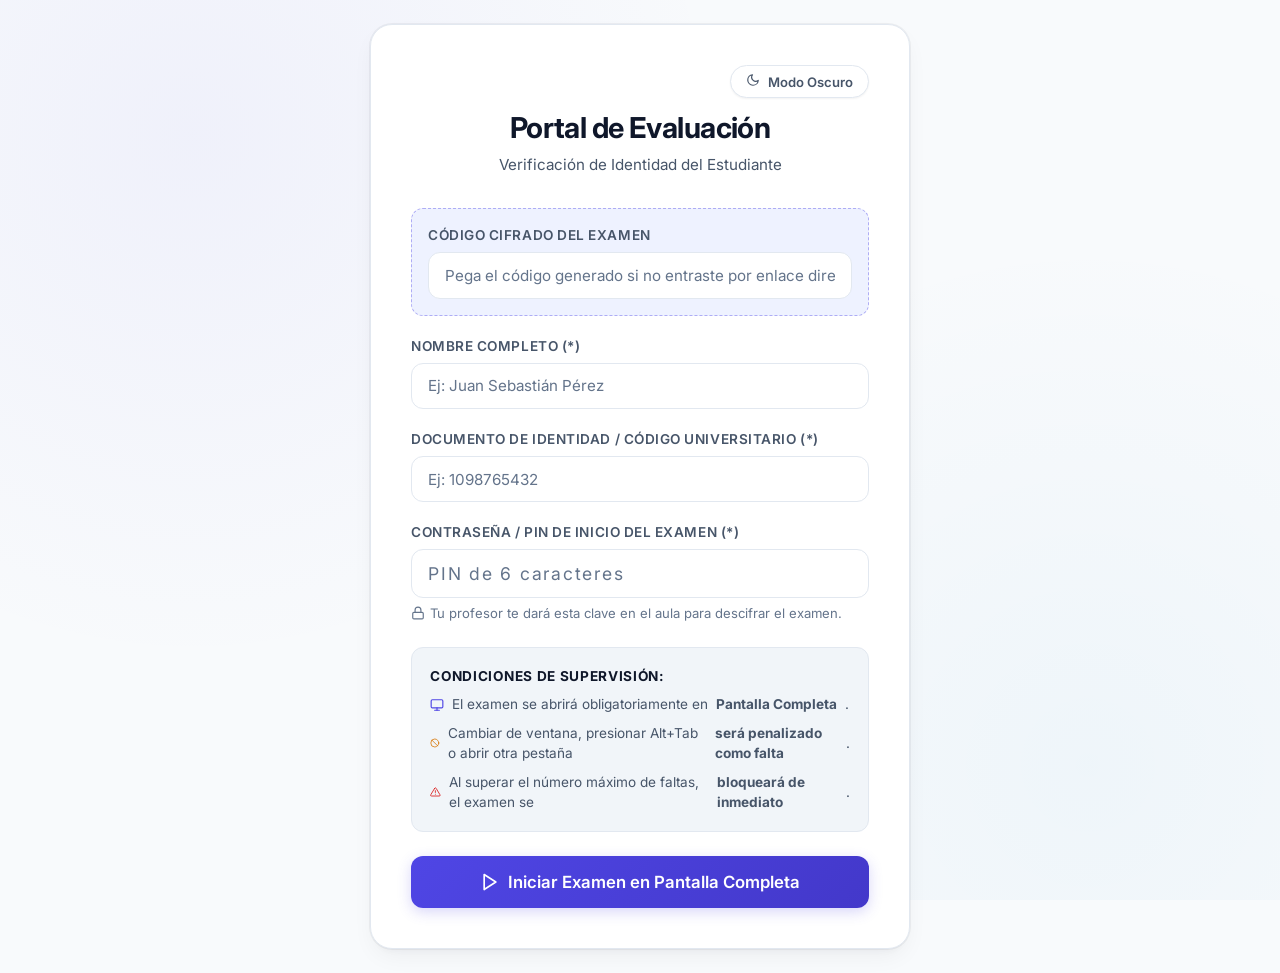
<file: index.html>
<!DOCTYPE html>
<html lang="es">

<head>
  <meta charset="UTF-8">
  <meta name="viewport" content="width=device-width, initial-scale=1.0">
  <meta http-equiv="Cache-Control" content="no-cache, no-store, must-revalidate">
  <meta http-equiv="Pragma" content="no-cache">
  <meta http-equiv="Expires" content="0">
  <title>Portal de Examen Seguro | Modo Supervisado</title>
  <link rel="icon"
    href="data:image/svg+xml,<svg xmlns='http://www.w3.org/2000/svg' viewBox='0 0 24 24' fill='none' stroke='%234f46e5' stroke-width='2' stroke-linecap='round' stroke-linejoin='round'><path d='M12 22s8-4 8-10V5l-8-3-8 3v7c0 6 8 10 8 10z'/></svg>">
  <link rel="stylesheet" href="styles.css?v=20261020c">
  <link rel="preconnect" href="https://fonts.googleapis.com">
  <link rel="preconnect" href="https://fonts.gstatic.com" crossorigin>
  <link href="https://fonts.googleapis.com/css2?family=Inter:wght@400;500;600;700;800&display=swap" rel="stylesheet">
  <script>
    (function () {
      const theme = localStorage.getItem('app-theme') || 'light';
      document.documentElement.setAttribute('data-theme', theme);
    })();
  </script>
</head>

<body>

  <!-- ==========================================
       PANTALLA 1: INGRESO Y VERIFICACIÓN DEL ESTUDIANTE
       ========================================== -->
  <div id="authScreen" class="auth-container">
    <div class="auth-card">
      <div style="display: flex; justify-content: flex-end; margin-bottom: 0.5rem;">
        <button type="button" class="theme-toggle-btn" id="themeToggleBtnAuth" title="Cambiar a Modo Claro / Oscuro">
          <span class="theme-toggle-icon">
            <svg width="14" height="14" viewBox="0 0 24 24" fill="none" stroke="currentColor" stroke-width="2"
              stroke-linecap="round" stroke-linejoin="round">
              <path d="M21 12.79A9 9 0 1 1 11.21 3 7 7 0 0 0 21 12.79z"></path>
            </svg>
          </span>
          <span class="theme-toggle-text">Modo Oscuro</span>
        </button>
      </div>

      <div style="text-align: center; margin-bottom: 2rem;">
        <h1 id="displayExamTitle" style="font-size: 1.8rem; margin: 0.5rem 0 0.25rem;">Portal de Evaluación</h1>
        <p id="displayExamCourse" style="font-size: 0.95rem; color: var(--text-muted);">Verificación de Identidad del
          Estudiante</p>
      </div>

      <div id="manualPayloadSection" class="form-group hidden"
        style="background: var(--primary-light); padding: 1rem; border-radius: var(--radius-md); border: 1px dashed rgba(79,70,229,0.4);">
        <label class="form-label" for="manualPayloadInput">Código Cifrado del Examen</label>
        <input type="text" id="manualPayloadInput" class="form-input"
          placeholder="Pega el código generado si no entraste por enlace directo">
      </div>

      <form id="startExamForm">
        <div class="form-group">
          <label class="form-label" for="studentName">Nombre Completo (*)</label>
          <input type="text" id="studentName" class="form-input" placeholder="Ej: Juan Sebastián Pérez" required
            autocomplete="name">
        </div>

        <div class="form-group">
          <label class="form-label" for="studentId">Documento de Identidad / Código Universitario (*)</label>
          <input type="text" id="studentId" class="form-input" placeholder="Ej: 1098765432" required>
        </div>

        <div class="form-group">
          <label class="form-label" for="studentPin">Contraseña / PIN de Inicio del Examen (*)</label>
          <input type="password" id="studentPin" class="form-input" placeholder="PIN de 6 caracteres"
            required style="font-size: 1.1rem; letter-spacing: 0.1em;">
          <div class="form-hint">
            <svg width="14" height="14" viewBox="0 0 24 24" fill="none" stroke="currentColor" stroke-width="2"
              stroke-linecap="round" stroke-linejoin="round">
              <rect x="3" y="11" width="18" height="11" rx="2" ry="2"></rect>
              <path d="M7 11V7a5 5 0 0 1 10 0v4"></path>
            </svg>
            <span>Tu profesor te dará esta clave en el aula para descifrar el examen.</span>
          </div>
        </div>

        <div class="info-box">
          <h4
            style="font-size: 0.85rem; text-transform: uppercase; letter-spacing: 0.05em; color: var(--text-headings); margin-bottom: 0.5rem;">
            Condiciones de Supervisión:</h4>
          <ul style="list-style: none; font-size: 0.85rem; color: var(--text-muted); display: grid; gap: 0.5rem;">
            <li style="display: flex; align-items: center; gap: 0.5rem;"><svg width="14" height="14" viewBox="0 0 24 24"
                fill="none" stroke="var(--primary)" stroke-width="2" stroke-linecap="round" stroke-linejoin="round">
                <rect x="2" y="3" width="20" height="14" rx="2" ry="2"></rect>
                <line x1="8" y1="21" x2="16" y2="21"></line>
                <line x1="12" y1="17" x2="12" y2="21"></line>
              </svg> El examen se abrirá obligatoriamente en <strong>Pantalla Completa</strong>.</li>
            <li style="display: flex; align-items: center; gap: 0.5rem;"><svg width="14" height="14" viewBox="0 0 24 24"
                fill="none" stroke="var(--warning)" stroke-width="2" stroke-linecap="round" stroke-linejoin="round">
                <circle cx="12" cy="12" r="10"></circle>
                <line x1="4.93" y1="4.93" x2="19.07" y2="19.07"></line>
              </svg> Cambiar de ventana, presionar Alt+Tab o abrir otra pestaña <strong>será penalizado como
                falta</strong>.</li>
            <li style="display: flex; align-items: center; gap: 0.5rem;"><svg width="14" height="14" viewBox="0 0 24 24"
                fill="none" stroke="var(--danger)" stroke-width="2" stroke-linecap="round" stroke-linejoin="round">
                <path d="M10.29 3.86L1.82 18a2 2 0 0 0 1.71 3h16.94a2 2 0 0 0 1.71-3L13.71 3.86a2 2 0 0 0-3.42 0z">
                </path>
                <line x1="12" y1="9" x2="12" y2="13"></line>
                <line x1="12" y1="17" x2="12.01" y2="17"></line>
              </svg> Al superar el número máximo de faltas, el examen se <strong>bloqueará de inmediato</strong>.</li>
          </ul>
        </div>

        <div id="authError" class="form-hint"
          style="color: var(--danger); font-weight: 600; margin-bottom: 1rem; display: none;"></div>

        <button type="button" id="btnStartExam" class="btn btn-primary btn-block btn-lg">
          <svg width="20" height="20" viewBox="0 0 24 24" fill="none" stroke="currentColor" stroke-width="2"
            stroke-linecap="round" stroke-linejoin="round">
            <polygon points="5 3 19 12 5 21 5 3"></polygon>
          </svg>
          Iniciar Examen en Pantalla Completa
        </button>
      </form>
    </div>
  </div>

  <!-- ==========================================
       PANTALLA 2: ENTORNO ACTIVO DE EXAMEN (HUD + IFRAME)
       ========================================== -->
  <div id="examScreen" class="exam-layout hidden">
    <!-- Barra Superior de Supervisión (HUD) -->
    <header class="supervision-bar">
      <div class="student-info">
        <div class="avatar-badge" id="avatarInitial">E</div>
        <div class="student-details">
          <h4 id="hudStudentName">Estudiante</h4>
          <span id="hudStudentId">ID: 00000000</span>
        </div>
      </div>

      <div class="hud-center">
        <!-- Temporizador -->
        <div id="timerContainer" class="timer-pill">
          <svg width="16" height="16" viewBox="0 0 24 24" fill="none" stroke="currentColor" stroke-width="2"
            stroke-linecap="round" stroke-linejoin="round">
            <circle cx="12" cy="12" r="10"></circle>
            <polyline points="12 6 12 12 16 14"></polyline>
          </svg>
          <span id="timerText">--:--</span>
        </div>

        <!-- Semáforo de Faltas -->
        <div class="strikes-pill" title="Historial de infracciones por cambio de ventana">
          <span>Faltas:</span>
          <span id="strikesFraction" style="font-weight: 700; color: var(--text-main);">0 / 3</span>
          <div id="strikeDots" style="display: flex; gap: 4px; margin-left: 4px;"></div>
        </div>
      </div>

      <div style="display: flex; align-items: center; gap: 0.6rem;">
        <span class="badge success" style="margin-bottom: 0;">
          <span
            style="width: 8px; height: 8px; border-radius: 50%; background: var(--success); display: inline-block;"></span>
          Supervisión Activa
        </span>
        <button type="button" id="btnHudThemeToggle" class="btn btn-secondary"
          style="padding: 0.35rem 0.65rem; font-size: 0.85rem;" title="Cambiar Tema (Claro / Oscuro)">
          <span class="theme-hud-icon">
            <svg width="14" height="14" viewBox="0 0 24 24" fill="none" stroke="currentColor" stroke-width="2"
              stroke-linecap="round" stroke-linejoin="round">
              <path d="M21 12.79A9 9 0 1 1 11.21 3 7 7 0 0 0 21 12.79z"></path>
            </svg>
          </span>
        </button>
        <button type="button" id="btnHudFullscreen" class="btn btn-primary"
          style="padding: 0.35rem 0.75rem; font-size: 0.8rem; display: flex; align-items: center; gap: 6px;">
          <svg width="14" height="14" viewBox="0 0 24 24" fill="none" stroke="currentColor" stroke-width="2"
            stroke-linecap="round" stroke-linejoin="round">
            <path d="M8 3H5a2 2 0 0 0-2 2v3m18 0V5a2 2 0 0 0-2-2h-3m0 18h3a2 2 0 0 0 2-2v-3M3 16v3a2 2 0 0 0 2 2h3">
            </path>
          </svg>
          Pantalla Completa
        </button>
        <button type="button" id="btnFinishExam" class="btn btn-secondary"
          style="padding: 0.4rem 0.9rem; font-size: 0.85rem;">
          Finalizar
        </button>
      </div>
    </header>

    <!-- Contenedor del Formulario Embebido de Google Forms -->
    <main class="iframe-container" id="iframeWrapper">
      <iframe id="examIframe" class="exam-iframe" src="about:blank"
        allow="accelerometer; autoplay; encrypted-media; gyroscope; picture-in-picture; fullscreen"></iframe>
    </main>
  </div>

  <!-- ==========================================
       PANTALLA: BLOQUEO POR FALTA DE PANTALLA COMPLETA (ENFORCER OBLIGATORIO)
       ========================================== -->
  <div id="fullscreenEnforcerModal" class="fullscreen-enforcer-overlay hidden">
    <div class="fullscreen-enforcer-card">
      <div class="modal-hero-icon primary">
        <svg width="32" height="32" viewBox="0 0 24 24" fill="none" stroke="currentColor" stroke-width="2"
          stroke-linecap="round" stroke-linejoin="round">
          <rect x="2" y="3" width="20" height="14" rx="2" ry="2"></rect>
          <line x1="8" y1="21" x2="16" y2="21"></line>
          <line x1="12" y1="17" x2="12" y2="21"></line>
        </svg>
      </div>
      <span class="badge"
        style="background: var(--primary-light); color: var(--primary-text); border-color: rgba(79,70,229,0.3); margin-bottom: 0.75rem;">
        Modo Supervisado Activo
      </span>
      <h2 style="font-size: 1.8rem; color: var(--text-headings); margin-bottom: 0.5rem;">Pantalla Completa Obligatoria
      </h2>
      <p style="color: var(--text-muted); font-size: 0.95rem; margin-bottom: 1.5rem; line-height: 1.6;">
        Para abrir el formulario en este portal, el sistema <strong>solicita Pantalla
          Completa</strong>.<br>
        Las preguntas permanecerán bloqueadas y ocultas hasta que actives la pantalla completa.
      </p>

      <button type="button" id="btnForceFullscreenNow" class="btn btn-primary btn-lg btn-block"
        style="font-size: 1.05rem; padding: 0.85rem 1.5rem; display: flex; align-items: center; justify-content: center; gap: 0.5rem;">
        <svg width="20" height="20" viewBox="0 0 24 24" fill="none" stroke="currentColor" stroke-width="2"
          stroke-linecap="round" stroke-linejoin="round">
          <path d="M8 3H5a2 2 0 0 0-2 2v3m18 0V5a2 2 0 0 0-2-2h-3m0 18h3a2 2 0 0 0 2-2v-3M3 16v3a2 2 0 0 0 2 2h3">
          </path>
        </svg>
        Entrar a Pantalla Completa para Continuar
      </button>

      <p class="form-hint" style="text-align: center; justify-content: center; margin-top: 1rem;">
        <svg width="14" height="14" viewBox="0 0 24 24" fill="none" stroke="currentColor" stroke-width="2"
          stroke-linecap="round" stroke-linejoin="round">
          <circle cx="12" cy="12" r="10"></circle>
          <line x1="12" y1="16" x2="12" y2="12"></line>
          <line x1="12" y1="8" x2="12.01" y2="8"></line>
        </svg>
        <span>Recuerda: si sales de pantalla completa durante el examen, se registrará una falta automática.</span>
      </p>
    </div>
  </div>

  <!-- ==========================================
       PANTALLA 3: ALERTA ROJA POR INFRACCIÓN (MODAL DE ADVERTENCIA)
       ========================================== -->
  <div id="lockdownModal" class="lockdown-overlay hidden">
    <div class="lockdown-card">
      <div class="alarm-icon">
        <svg width="32" height="32" viewBox="0 0 24 24" fill="none" stroke="currentColor" stroke-width="2"
          stroke-linecap="round" stroke-linejoin="round">
          <path d="M10.29 3.86L1.82 18a2 2 0 0 0 1.71 3h16.94a2 2 0 0 0 1.71-3L13.71 3.86a2 2 0 0 0-3.42 0z"></path>
          <line x1="12" y1="9" x2="12" y2="13"></line>
          <line x1="12" y1="17" x2="12.01" y2="17"></line>
        </svg>
      </div>
      <h2 style="font-size: 1.8rem; color: var(--danger); margin-bottom: 0.5rem;">¡Infracción Detectada!</h2>
      <p style="color: var(--text-muted); font-size: 1rem;">
        Has intentado cambiar de ventana, presionar teclas de navegación o salir de la pantalla completa.
      </p>

      <div class="strike-notice">
        <div style="display: flex; justify-content: space-between; font-weight: bold; margin-bottom: 0.25rem;">
          <span id="strikeModalBadge" style="color: var(--danger); font-weight: 700;">Falta acumulada: 1</span>
          <span id="strikeModalLimit" style="color: var(--text-subtle);">Límite permitido: 3</span>
        </div>
        <div id="lastInfractionReason"
          style="font-size: 0.85rem; color: var(--danger-text); font-weight: 600; margin-bottom: 0.5rem;"></div>
        <div style="font-size: 0.75rem; color: var(--text-subtle);">Historial de incidentes:</div>
        <ul id="incidentLogList" class="event-list"></ul>
      </div>

      <p style="font-size: 0.88rem; color: var(--text-muted); margin-bottom: 1.5rem;">
        Para continuar con el examen, debes regresar inmediatamente a <strong>Pantalla Completa</strong>. Si alcanzas el
        límite de faltas, el examen será <strong>anulado automáticamente</strong>.
      </p>

      <button type="button" id="btnResumeExam" class="btn btn-danger btn-lg btn-block">
        Reanudar y Volver a Pantalla Completa
      </button>
    </div>
  </div>

  <!-- ==========================================
       PANTALLA 4: BLOQUEO DEFINITIVO POR LÍMITE DE FALTAS
       ========================================== -->
  <div id="permanentLockModal" class="permanent-lock-overlay hidden">
    <div class="permanent-lock-card">
      <div class="modal-hero-icon danger">
        <svg width="36" height="36" viewBox="0 0 24 24" fill="none" stroke="currentColor" stroke-width="2"
          stroke-linecap="round" stroke-linejoin="round">
          <circle cx="12" cy="12" r="10"></circle>
          <line x1="4.93" y1="4.93" x2="19.07" y2="19.07"></line>
        </svg>
      </div>
      <h2 style="font-size: 2.1rem; color: var(--danger); margin-bottom: 0.5rem;">Acceso a este portal bloqueado</h2>
      <p style="color: var(--text-muted); font-size: 1.05rem;">
        Se ha superado el número máximo de faltas permitidas por intento de cambio de pantalla o abandono del examen.
      </p>

      <div class="audit-box">
        <div
          style="font-weight: bold; color: var(--text-headings); margin-bottom: 0.5rem; border-bottom: 1px solid var(--border-color); padding-bottom: 0.3rem;">
          Registro local de infracciones (no verificado):
        </div>
        <div id="auditStudentInfo" style="margin-bottom: 0.5rem; color: var(--text-muted);"></div>
        <div id="auditEventsList"></div>
        <div
          style="margin-top: 0.75rem; padding-top: 0.5rem; border-top: 1px dashed var(--border-color); font-size: 0.75rem; color: var(--text-subtle);">
          Integridad del reporte: <span id="auditSecurityHash"
            style="color: var(--danger); font-weight: 700; word-break: break-all;"></span>
        </div>
      </div>

      <p style="font-size: 0.9rem; color: var(--text-muted);">
        Este portal ocultó el formulario en este navegador. El registro mostrado se genera localmente y no constituye
        una prueba verificada por el sistema. Contacta a tu profesor para revisar lo sucedido.
      </p>
    </div>
  </div>

  <!-- ==========================================
       PANTALLA 5: EXAMEN COMPLETADO CON ÉXITO
       ========================================== -->
  <div id="finishedModal" class="auth-container hidden">
    <div class="auth-card" style="text-align: center;">
      <div class="modal-hero-icon success">
        <svg width="36" height="36" viewBox="0 0 24 24" fill="none" stroke="currentColor" stroke-width="2.5"
          stroke-linecap="round" stroke-linejoin="round">
          <polyline points="20 6 9 17 4 12"></polyline>
        </svg>
      </div>
      <span class="badge success">Evaluación Finalizada</span>
      <h2 style="font-size: 1.8rem; margin: 0.5rem 0;">¡Examen Concluido!</h2>
      <p style="margin-bottom: 1.5rem;">
        Tu sesión ha finalizado. Si enviaste tus respuestas en el formulario de Google Forms, tu docente ya tiene tu
        entrega registrada.
      </p>

      <div class="info-box" style="margin-bottom: 1.5rem; text-align: left; font-size: 0.9rem;">
        <div style="margin-bottom: 0.4rem;"><strong>Estudiante:</strong> <span id="summaryStudentName"></span></div>
        <div style="margin-bottom: 0.4rem;"><strong>Documento / Código:</strong> <span id="summaryStudentId"></span>
        </div>
        <div style="margin-bottom: 0.4rem;"><strong>Faltas registradas:</strong> <span id="summaryStrikes"
            style="font-weight: bold; color: var(--success);">0 infracciones (Excelente)</span></div>
      </div>

      <p class="form-hint" style="text-align: center; justify-content: center;">
        Ya puedes cerrar el navegador con seguridad.
      </p>
    </div>
  </div>

  <script src="crypto.js?v=3"></script>
  <script src="exam-controller.js?v=3"></script>
  <script>
    // Sincronización del Tema (Claro / Oscuro)
    (function setupThemeHandlers() {
      const authBtn = document.getElementById('themeToggleBtnAuth');
      const hudBtn = document.getElementById('btnHudThemeToggle');

      function syncAllThemeButtons(t) {
        if (authBtn) {
          const icon = authBtn.querySelector('.theme-toggle-icon');
          const text = authBtn.querySelector('.theme-toggle-text');
          if (t === 'dark') {
            if (icon) icon.innerHTML = '<svg width="14" height="14" viewBox="0 0 24 24" fill="none" stroke="currentColor" stroke-width="2" stroke-linecap="round" stroke-linejoin="round"><circle cx="12" cy="12" r="5"></circle><line x1="12" y1="1" x2="12" y2="3"></line><line x1="12" y1="21" x2="12" y2="23"></line><line x1="4.22" y1="4.22" x2="5.64" y2="5.64"></line><line x1="18.36" y1="18.36" x2="19.78" y2="19.78"></line><line x1="1" y1="12" x2="3" y2="12"></line><line x1="21" y1="12" x2="23" y2="12"></line><line x1="4.22" y1="19.78" x2="5.64" y2="18.36"></line><line x1="18.36" y1="5.64" x2="19.78" y2="4.22"></line></svg>';
            if (text) text.textContent = 'Modo Claro';
          } else {
            if (icon) icon.innerHTML = '<svg width="14" height="14" viewBox="0 0 24 24" fill="none" stroke="currentColor" stroke-width="2" stroke-linecap="round" stroke-linejoin="round"><path d="M21 12.79A9 9 0 1 1 11.21 3 7 7 0 0 0 21 12.79z"></path></svg>';
            if (text) text.textContent = 'Modo Oscuro';
          }
        }
        if (hudBtn) {
          const hudIcon = hudBtn.querySelector('.theme-hud-icon');
          if (hudIcon) {
            hudIcon.innerHTML = (t === 'dark')
              ? '<svg width="14" height="14" viewBox="0 0 24 24" fill="none" stroke="currentColor" stroke-width="2" stroke-linecap="round" stroke-linejoin="round"><circle cx="12" cy="12" r="5"></circle><line x1="12" y1="1" x2="12" y2="3"></line><line x1="12" y1="21" x2="12" y2="23"></line><line x1="4.22" y1="4.22" x2="5.64" y2="5.64"></line><line x1="18.36" y1="18.36" x2="19.78" y2="19.78"></line><line x1="1" y1="12" x2="3" y2="12"></line><line x1="21" y1="12" x2="23" y2="12"></line><line x1="4.22" y1="19.78" x2="5.64" y2="18.36"></line><line x1="18.36" y1="5.64" x2="19.78" y2="4.22"></line></svg>'
              : '<svg width="14" height="14" viewBox="0 0 24 24" fill="none" stroke="currentColor" stroke-width="2" stroke-linecap="round" stroke-linejoin="round"><path d="M21 12.79A9 9 0 1 1 11.21 3 7 7 0 0 0 21 12.79z"></path></svg>';
          }
        }
      }

      function toggleAppTheme() {
        const activeTheme = document.documentElement.getAttribute('data-theme') || 'light';
        const next = activeTheme === 'dark' ? 'light' : 'dark';
        document.documentElement.setAttribute('data-theme', next);
        localStorage.setItem('app-theme', next);
        syncAllThemeButtons(next);
      }

      const initialTheme = document.documentElement.getAttribute('data-theme') || 'light';
      syncAllThemeButtons(initialTheme);

      if (authBtn) authBtn.addEventListener('click', toggleAppTheme);
      if (hudBtn) hudBtn.addEventListener('click', toggleAppTheme);
    })();
  </script>
</body>

</html>
</file>
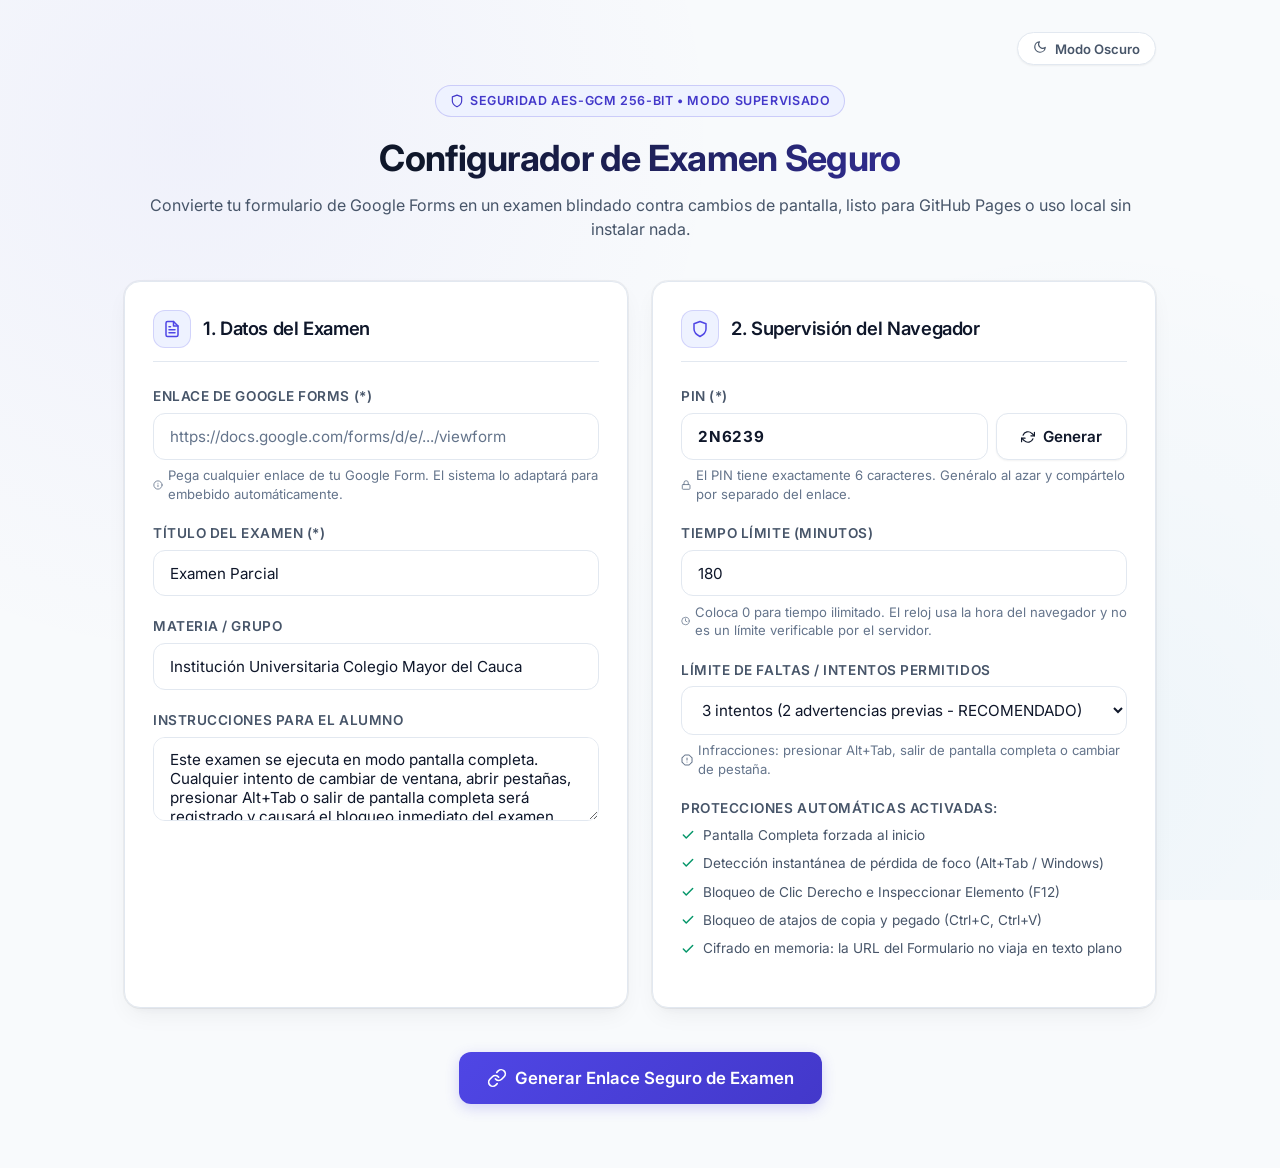
<file: admin.html>
<!DOCTYPE html>
<html lang="es">
<head>
  <meta charset="UTF-8">
  <meta name="viewport" content="width=device-width, initial-scale=1.0">
  <meta http-equiv="Cache-Control" content="no-cache, no-store, must-revalidate">
  <meta http-equiv="Pragma" content="no-cache">
  <meta http-equiv="Expires" content="0">
  <title>Panel del Profesor | Configuración de Examen Seguro</title>
  <link rel="icon" href="data:image/svg+xml,<svg xmlns='http://www.w3.org/2000/svg' viewBox='0 0 24 24' fill='none' stroke='%234f46e5' stroke-width='2' stroke-linecap='round' stroke-linejoin='round'><path d='M12 22s8-4 8-10V5l-8-3-8 3v7c0 6 8 10 8 10z'/></svg>">
  <link rel="stylesheet" href="styles.css?v=20261020c">
  <link rel="preconnect" href="https://fonts.googleapis.com">
  <link rel="preconnect" href="https://fonts.gstatic.com" crossorigin>
  <link href="https://fonts.googleapis.com/css2?family=Inter:wght@400;500;600;700;800&display=swap" rel="stylesheet">
  <script>
    (function() {
      const theme = localStorage.getItem('app-theme') || 'light';
      document.documentElement.setAttribute('data-theme', theme);
    })();
  </script>
</head>
<body>

  <div class="admin-container">
    <div class="top-action-bar">
      <button type="button" class="theme-toggle-btn" id="themeToggleBtn" title="Cambiar a Modo Claro / Oscuro">
        <span class="theme-toggle-icon">
          <svg width="14" height="14" viewBox="0 0 24 24" fill="none" stroke="currentColor" stroke-width="2" stroke-linecap="round" stroke-linejoin="round"><path d="M21 12.79A9 9 0 1 1 11.21 3 7 7 0 0 0 21 12.79z"></path></svg>
        </span>
        <span class="theme-toggle-text">Modo Oscuro</span>
      </button>
    </div>

    <!-- Encabezado -->
    <header class="page-header">
      <div class="badge">
        <svg width="14" height="14" viewBox="0 0 24 24" fill="none" stroke="currentColor" stroke-width="2" stroke-linecap="round" stroke-linejoin="round"><path d="M12 22s8-4 8-10V5l-8-3-8 3v7c0 6 8 10 8 10z"></path></svg>
        Seguridad AES-GCM 256-bit &bull; Modo Supervisado
      </div>
      <h1 class="page-title">Configurador de Examen Seguro</h1>
      <p class="page-subtitle">Convierte tu formulario de Google Forms en un examen blindado contra cambios de pantalla, listo para GitHub Pages o uso local sin instalar nada.</p>
    </header>

    <div class="admin-grid">
      <!-- Columna 1: Configuración General -->
      <section class="glass-panel">
        <div class="panel-header">
          <div class="panel-icon">
            <svg width="18" height="18" viewBox="0 0 24 24" fill="none" stroke="currentColor" stroke-width="2" stroke-linecap="round" stroke-linejoin="round"><path d="M14 2H6a2 2 0 0 0-2 2v16a2 2 0 0 0 2 2h12a2 2 0 0 0 2-2V8z"></path><polyline points="14 2 14 8 20 8"></polyline><line x1="16" y1="13" x2="8" y2="13"></line><line x1="16" y1="17" x2="8" y2="17"></line><polyline points="10 9 9 9 8 9"></polyline></svg>
          </div>
          <h2 class="panel-title">1. Datos del Examen</h2>
        </div>

        <div class="form-group">
          <label class="form-label" for="formUrl">Enlace de Google Forms (*)</label>
          <input type="url" id="formUrl" class="form-input" placeholder="https://docs.google.com/forms/d/e/.../viewform" required>
          <div class="form-hint">
            <svg width="14" height="14" viewBox="0 0 24 24" fill="none" stroke="currentColor" stroke-width="2" stroke-linecap="round" stroke-linejoin="round"><circle cx="12" cy="12" r="10"></circle><line x1="12" y1="16" x2="12" y2="12"></line><line x1="12" y1="8" x2="12.01" y2="8"></line></svg>
            <span>Pega cualquier enlace de tu Google Form. El sistema lo adaptará para embebido automáticamente.</span>
          </div>
        </div>

        <div class="form-group">
          <label class="form-label" for="examTitle">Título del Examen (*)</label>
          <input type="text" id="examTitle" class="form-input" placeholder="Ej: Parcial 1 - Cálculo Diferencial" value="Examen Parcial">
        </div>

        <div class="form-group">
          <label class="form-label" for="courseName">Materia / Grupo</label>
          <input type="text" id="courseName" class="form-input" placeholder="Ej: Grupo 102 - Semestre I" value="Institución Universitaria Colegio Mayor del Cauca">
        </div>

        <div class="form-group">
          <label class="form-label" for="instructions">Instrucciones para el Alumno</label>
          <textarea id="instructions" class="form-textarea" rows="3">Este examen se ejecuta en modo pantalla completa. Cualquier intento de cambiar de ventana, abrir pestañas, presionar Alt+Tab o salir de pantalla completa será registrado y causará el bloqueo inmediato del examen.</textarea>
        </div>
      </section>

      <!-- Columna 2: Reglas de Seguridad & Bloqueo -->
      <section class="glass-panel">
        <div class="panel-header">
          <div class="panel-icon">
            <svg width="18" height="18" viewBox="0 0 24 24" fill="none" stroke="currentColor" stroke-width="2" stroke-linecap="round" stroke-linejoin="round"><path d="M12 22s8-4 8-10V5l-8-3-8 3v7c0 6 8 10 8 10z"></path></svg>
          </div>
          <h2 class="panel-title">2. Supervisión del Navegador</h2>
        </div>

        <div class="form-group">
          <label class="form-label" for="examPin">PIN (*)</label>
          <div style="display: flex; gap: 0.5rem;">
            <input type="text" id="examPin" class="form-input" placeholder="6 caracteres" minlength="6" maxlength="6" style="font-weight: 700; letter-spacing: 0.05em;">
            <button type="button" id="btnGenPin" class="btn btn-secondary" title="Generar PIN aleatorio">
              <svg width="14" height="14" viewBox="0 0 24 24" fill="none" stroke="currentColor" stroke-width="2" stroke-linecap="round" stroke-linejoin="round"><polyline points="23 4 23 10 17 10"></polyline><polyline points="1 20 1 14 7 14"></polyline><path d="M3.51 9a9 9 0 0 1 14.85-3.36L23 10M1 14l4.64 4.36A9 9 0 0 0 20.49 15"></path></svg>
              Generar
            </button>
          </div>
          <div class="form-hint">
            <svg width="14" height="14" viewBox="0 0 24 24" fill="none" stroke="currentColor" stroke-width="2" stroke-linecap="round" stroke-linejoin="round"><rect x="3" y="11" width="18" height="11" rx="2" ry="2"></rect><path d="M7 11V7a5 5 0 0 1 10 0v4"></path></svg>
          <span>El PIN tiene exactamente 6 caracteres. Genéralo al azar y compártelo por separado del enlace.</span>
          </div>
        </div>

        <div class="form-group">
          <label class="form-label" for="durationMinutes">Tiempo Límite (Minutos)</label>
          <input type="number" id="durationMinutes" class="form-input" min="0" max="300" value="180">
          <div class="form-hint">
            <svg width="14" height="14" viewBox="0 0 24 24" fill="none" stroke="currentColor" stroke-width="2" stroke-linecap="round" stroke-linejoin="round"><circle cx="12" cy="12" r="10"></circle><polyline points="12 6 12 12 16 14"></polyline></svg>
            <span>Coloca 0 para tiempo ilimitado. El reloj usa la hora del navegador y no es un límite verificable por el servidor.</span>
          </div>
        </div>

        <div class="form-group">
          <label class="form-label" for="maxStrikes">Límite de Faltas / Intentos Permitidos</label>
          <select id="maxStrikes" class="form-select">
            <option value="1">1 intento (Tolerancia Cero - Bloqueo al primer cambio de pantalla)</option>
            <option value="2">2 intentos (1 advertencia y al segundo se bloquea)</option>
            <option value="3" selected>3 intentos (2 advertencias previas - RECOMENDADO)</option>
            <option value="5">5 intentos (Modo flexible)</option>
          </select>
          <div class="form-hint">
            <svg width="14" height="14" viewBox="0 0 24 24" fill="none" stroke="currentColor" stroke-width="2" stroke-linecap="round" stroke-linejoin="round"><polygon points="7.86 2 16.14 2 22 7.86 22 16.14 16.14 22 7.86 22 2 16.14 2 7.86 7.86 2"></polygon><line x1="12" y1="8" x2="12" y2="12"></line><line x1="12" y1="16" x2="12.01" y2="16"></line></svg>
            <span>Infracciones: presionar Alt+Tab, salir de pantalla completa o cambiar de pestaña.</span>
          </div>
        </div>

        <div class="form-group">
          <label class="form-label">Protecciones Automáticas Activadas:</label>
          <ul style="list-style: none; font-size: 0.85rem; color: var(--text-muted); display: grid; gap: 0.5rem;">
            <li style="display: flex; align-items: center; gap: 0.5rem;"><svg width="14" height="14" viewBox="0 0 24 24" fill="none" stroke="var(--success)" stroke-width="2.5" stroke-linecap="round" stroke-linejoin="round"><polyline points="20 6 9 17 4 12"></polyline></svg> Pantalla Completa forzada al inicio</li>
            <li style="display: flex; align-items: center; gap: 0.5rem;"><svg width="14" height="14" viewBox="0 0 24 24" fill="none" stroke="var(--success)" stroke-width="2.5" stroke-linecap="round" stroke-linejoin="round"><polyline points="20 6 9 17 4 12"></polyline></svg> Detección instantánea de pérdida de foco (Alt+Tab / Windows)</li>
            <li style="display: flex; align-items: center; gap: 0.5rem;"><svg width="14" height="14" viewBox="0 0 24 24" fill="none" stroke="var(--success)" stroke-width="2.5" stroke-linecap="round" stroke-linejoin="round"><polyline points="20 6 9 17 4 12"></polyline></svg> Bloqueo de Clic Derecho e Inspeccionar Elemento (F12)</li>
            <li style="display: flex; align-items: center; gap: 0.5rem;"><svg width="14" height="14" viewBox="0 0 24 24" fill="none" stroke="var(--success)" stroke-width="2.5" stroke-linecap="round" stroke-linejoin="round"><polyline points="20 6 9 17 4 12"></polyline></svg> Bloqueo de atajos de copia y pegado (Ctrl+C, Ctrl+V)</li>
            <li style="display: flex; align-items: center; gap: 0.5rem;"><svg width="14" height="14" viewBox="0 0 24 24" fill="none" stroke="var(--success)" stroke-width="2.5" stroke-linecap="round" stroke-linejoin="round"><polyline points="20 6 9 17 4 12"></polyline></svg> Cifrado en memoria: la URL del Formulario no viaja en texto plano</li>
          </ul>
        </div>
      </section>
    </div>

    <!-- Botón de Generación -->
    <div style="text-align: center; margin-top: 1rem;">
      <button type="button" id="btnGenerate" class="btn btn-primary btn-lg" style="min-width: 320px;">
        <svg width="20" height="20" viewBox="0 0 24 24" fill="none" stroke="currentColor" stroke-width="2" stroke-linecap="round" stroke-linejoin="round"><path d="M10 13a5 5 0 0 0 7.54.54l3-3a5 5 0 0 0-7.07-7.07l-1.72 1.71"></path><path d="M14 11a5 5 0 0 0-7.54-.54l-3 3a5 5 0 0 0 7.07 7.07l1.71-1.71"></path></svg>
        Generar Enlace Seguro de Examen
      </button>
    </div>

    <!-- Panel de Resultados (Oculto inicialmente) -->
    <div id="resultPanel" class="result-card hidden">
      <div style="display: flex; align-items: center; justify-content: space-between; flex-wrap: wrap; gap: 1rem;">
        <div>
          <span class="badge success">
            <svg width="12" height="12" viewBox="0 0 24 24" fill="none" stroke="currentColor" stroke-width="2.5" stroke-linecap="round" stroke-linejoin="round"><polyline points="20 6 9 17 4 12"></polyline></svg>
            Examen Configurado con Éxito
          </span>
          <h3 style="font-size: 1.4rem; margin-top: 0.25rem;">Enlace Blindado para tus Estudiantes</h3>
        </div>
        <div style="display: flex; gap: 0.5rem;">
          <button type="button" id="btnTestStudent" class="btn btn-secondary">
            <svg width="16" height="16" viewBox="0 0 24 24" fill="none" stroke="currentColor" stroke-width="2" stroke-linecap="round" stroke-linejoin="round"><polygon points="5 3 19 12 5 21 5 3"></polygon></svg>
            Probar como Alumno
          </button>
          <button type="button" id="btnDownloadHtml" class="btn btn-secondary" title="Descargar como archivo html para enviar por correo o USB">
            <svg width="16" height="16" viewBox="0 0 24 24" fill="none" stroke="currentColor" stroke-width="2" stroke-linecap="round" stroke-linejoin="round"><path d="M21 15v4a2 2 0 0 1-2 2H5a2 2 0 0 1-2-2v-4"></path><polyline points="7 10 12 15 17 10"></polyline><line x1="12" y1="15" x2="12" y2="3"></line></svg>
            Descargar archivo .HTML
          </button>
        </div>
      </div>

      <p style="margin-top: 0.75rem;">Comparte este enlace o proyéctalo en el salón. El formulario del enlace requiere el PIN para descifrarlo; comparte el PIN por separado.</p>

      <div class="link-box">
        <input type="text" id="generatedUrl" class="link-input" readonly>
        <button type="button" id="btnCopyLink" class="btn btn-primary" style="padding: 0.5rem 1.2rem; font-size: 0.85rem;">
          <svg width="14" height="14" viewBox="0 0 24 24" fill="none" stroke="currentColor" stroke-width="2" stroke-linecap="round" stroke-linejoin="round"><rect x="9" y="9" width="13" height="13" rx="2" ry="2"></rect><path d="M5 15H4a2 2 0 0 1-2-2V4a2 2 0 0 1 2-2h9a2 2 0 0 1 2 2v1"></path></svg>
          Copiar Enlace
        </button>
      </div>

      <!-- Contenedor Código QR -->
      <div style="display: flex; flex-direction: column; align-items: center; margin-top: 1.5rem;">
        <div class="qr-container">
          <div id="qrcode"></div>
          <div class="qr-caption">Código QR para proyectar en el aula</div>
        </div>
        <p class="form-hint" style="text-align: center; max-width: 480px; justify-content: center;">
          <svg width="14" height="14" viewBox="0 0 24 24" fill="none" stroke="currentColor" stroke-width="2" stroke-linecap="round" stroke-linejoin="round"><circle cx="12" cy="12" r="10"></circle><line x1="12" y1="16" x2="12" y2="12"></line><line x1="12" y1="8" x2="12.01" y2="8"></line></svg>
          <span>En el aula de computadores: puedes escribir el enlace corto en el tablero o hacer que lo abran desde el navegador de cada PC.</span>
        </p>
      </div>
    </div>
  </div>

  <script src="crypto.js"></script>
  <script src="qrcode.min.js"></script>
  <script>
    // Generar un PIN aleatorio por defecto
    function generateRandomPin() {
      const chars = 'ABCDEFGHJKLMNPQRSTUVWXYZ23456789';
      let pin = '';
      const randomBytes = new Uint8Array(6);
      window.crypto.getRandomValues(randomBytes);
      for (const randomByte of randomBytes) {
        pin += chars[randomByte & 31];
      }
      return pin;
    }

    document.getElementById('btnGenPin').addEventListener('click', () => {
      document.getElementById('examPin').value = generateRandomPin();
    });

    // Formatear enlace de Google Forms para que funcione como embedded
    function sanitizeGoogleFormUrl(rawUrl) {
      const url = new URL(rawUrl.trim());
      if (url.protocol !== 'https:' || url.username || url.password || url.port) {
        throw new Error('Usa un enlace HTTPS válido de Google Forms.');
      }
      if (url.hostname === 'forms.gle') {
        if (!/^\/[A-Za-z0-9_-]+\/?$/.test(url.pathname)) {
          throw new Error('El enlace corto de Google Forms no es válido.');
        }
        url.search = '';
        url.hash = '';
        return url.href;
      }
      if (url.hostname !== 'docs.google.com' || !url.pathname.startsWith('/forms/')) {
        throw new Error('Solo se permiten enlaces de docs.google.com/forms o forms.gle.');
      }
      url.hash = '';
      url.pathname = url.pathname.replace(/\/edit\/?$/, '/viewform').replace(/\/$/, '');
      if (!url.pathname.endsWith('/viewform')) url.pathname += '/viewform';
      url.searchParams.set('embedded', 'true');
      return url.href;
    }

    let qrCodeInstance = null;
    let currentPayload = '';
    let currentFullUrl = '';

    // Manejador del botón Generar
    document.getElementById('btnGenerate').addEventListener('click', async () => {
      const rawUrl = document.getElementById('formUrl').value;
      const title = document.getElementById('examTitle').value.trim() || 'Examen';
      const course = document.getElementById('courseName').value.trim();
      const instructions = document.getElementById('instructions').value.trim();
      const pin = document.getElementById('examPin').value.trim();
      const duration = parseInt(document.getElementById('durationMinutes').value, 10) || 0;
      const strikes = parseInt(document.getElementById('maxStrikes').value, 10) || 3;

      if (!rawUrl) {
        alert('Por favor ingresa el enlace de tu Google Form');
        document.getElementById('formUrl').focus();
        return;
      }

      if (pin.length !== 6) {
        alert('El PIN debe tener exactamente 6 caracteres.');
        document.getElementById('examPin').focus();
        return;
      }

      let formUrl;
      try {
        formUrl = sanitizeGoogleFormUrl(rawUrl);
      } catch (err) {
        alert(err.message || 'El enlace debe ser una URL válida de Google Forms.');
        document.getElementById('formUrl').focus();
        return;
      }

      // Objeto de configuración a cifrar con claves compactas para optimizar tamaño
      const examConfig = {
        u: formUrl,
        t: title,
        c: course,
        i: instructions,
        d: duration,
        s: strikes
      };

      try {
        // Cifrado militar con AES-GCM usando el PIN como llave
        currentPayload = await ExamCrypto.encryptData(examConfig, pin);

        // Construir la URL absoluta hacia index.html
        const currentLoc = window.location.href;
        let baseUrl = currentLoc.substring(0, currentLoc.lastIndexOf('/')) + '/index.html';
        
        // Si no estamos en un servidor (file://), construir relativo
        if (!baseUrl.startsWith('http')) {
          baseUrl = 'index.html';
        }

        currentFullUrl = baseUrl + '#exam=' + currentPayload;

        // Mostrar en el input
        document.getElementById('generatedUrl').value = currentFullUrl;

        // Generar Código QR con la librería completa qrcode-generator
        const qrEl = document.getElementById('qrcode');
        qrEl.innerHTML = '';
        const qr = qrcode(0, 'M');
        qr.addData(currentFullUrl);
        qr.make();
        qrEl.innerHTML = qr.createSvgTag({ cellSize: 3, margin: 4, scalable: true });

        // Mostrar panel con animación
        const resultPanel = document.getElementById('resultPanel');
        resultPanel.classList.remove('hidden');
        resultPanel.scrollIntoView({ behavior: 'smooth' });

      } catch (err) {
        console.error(err);
        alert('Error al cifrar los datos del examen: ' + err.message);
      }
    });

    // Copiar enlace al portapapeles
    document.getElementById('btnCopyLink').addEventListener('click', async () => {
      const input = document.getElementById('generatedUrl');
      try {
        await navigator.clipboard.writeText(input.value);
        const originalText = document.getElementById('btnCopyLink').innerText;
        document.getElementById('btnCopyLink').innerText = '✅ ¡Copiado!';
        setTimeout(() => {
          document.getElementById('btnCopyLink').innerText = originalText;
        }, 2000);
      } catch (e) {
        input.select();
        document.execCommand('copy');
        alert('Enlace copiado al portapapeles');
      }
    });

    // Probar vista del estudiante en una nueva pestaña
    document.getElementById('btnTestStudent').addEventListener('click', () => {
      if (currentFullUrl) {
        window.open(currentFullUrl, '_blank');
      }
    });

    // Descargar como archivo HTML autocontenido para llevar en USB o enviar por correo
    document.getElementById('btnDownloadHtml').addEventListener('click', async () => {
      if (!currentPayload) return;
      try {
        // Obtenemos el contenido de index.html
        const res = await fetch('index.html');
        let indexHtml = await res.text();
        
        // Inyectar el payload por defecto en el HTML descargado
        const injection = `<script>window.__PRELOADED_EXAM_PAYLOAD__ = "${currentPayload}";<\/script>`;
        indexHtml = indexHtml.replace('</head>', injection + '\n</head>');

        const blob = new Blob([indexHtml], { type: 'text/html;charset=utf-8' });
        const downloadUrl = URL.createObjectURL(blob);
        const a = document.createElement('a');
        a.href = downloadUrl;
        a.download = `Examen_${document.getElementById('examTitle').value.replace(/\s+/g, '_')}.html`;
        document.body.appendChild(a);
        a.click();
        document.body.removeChild(a);
        URL.revokeObjectURL(downloadUrl);
      } catch (err) {
        alert('Para descargar el archivo individual, asegúrate de estar ejecutando en un servidor local o simplemente comparte el enlace generado.');
      }
    });

    // Inicializar con un PIN por defecto y configurar tema
    window.addEventListener('DOMContentLoaded', () => {
      document.getElementById('examPin').value = generateRandomPin();

      // Configuración del botón de tema
      const themeBtn = document.getElementById('themeToggleBtn');
      if (themeBtn) {
        const icon = themeBtn.querySelector('.theme-toggle-icon');
        const text = themeBtn.querySelector('.theme-toggle-text');
        
        function updateThemeUI(t) {
          if (t === 'dark') {
            if (icon) icon.innerHTML = '<svg width="14" height="14" viewBox="0 0 24 24" fill="none" stroke="currentColor" stroke-width="2" stroke-linecap="round" stroke-linejoin="round"><circle cx="12" cy="12" r="5"></circle><line x1="12" y1="1" x2="12" y2="3"></line><line x1="12" y1="21" x2="12" y2="23"></line><line x1="4.22" y1="4.22" x2="5.64" y2="5.64"></line><line x1="18.36" y1="18.36" x2="19.78" y2="19.78"></line><line x1="1" y1="12" x2="3" y2="12"></line><line x1="21" y1="12" x2="23" y2="12"></line><line x1="4.22" y1="19.78" x2="5.64" y2="18.36"></line><line x1="18.36" y1="5.64" x2="19.78" y2="4.22"></line></svg>';
            if (text) text.textContent = 'Modo Claro';
          } else {
            if (icon) icon.innerHTML = '<svg width="14" height="14" viewBox="0 0 24 24" fill="none" stroke="currentColor" stroke-width="2" stroke-linecap="round" stroke-linejoin="round"><path d="M21 12.79A9 9 0 1 1 11.21 3 7 7 0 0 0 21 12.79z"></path></svg>';
            if (text) text.textContent = 'Modo Oscuro';
          }
        }

        const currentTheme = document.documentElement.getAttribute('data-theme') || 'light';
        updateThemeUI(currentTheme);

        themeBtn.addEventListener('click', () => {
          const activeTheme = document.documentElement.getAttribute('data-theme') || 'light';
          const next = activeTheme === 'dark' ? 'light' : 'dark';
          document.documentElement.setAttribute('data-theme', next);
          localStorage.setItem('app-theme', next);
          updateThemeUI(next);
        });
      }
    });
  </script>
</body>
</html>
</file>
<file: styles.css>
/* ===================================================
   SISTEMA DE EXÁMENES SEGURO - ESTILOS PRINCIPALES
   Diseño Moderno & Elegante - Modo Blanco (Light) & Soporte Modo Oscuro
   =================================================== */

:root, [data-theme="light"], html:not([data-theme="dark"]) {
  /* ===================================================
     PALETA MODO BLANCO / CLARO (POR DEFECTO)
     =================================================== */
  --bg-main: #f8fafc;
  --bg-card: #ffffff;
  --bg-card-hover: #fcfdfe;
  --bg-glass: rgba(255, 255, 255, 0.88);
  --bg-secondary: #f1f5f9;
  --bg-tertiary: #e2e8f0;

  --border-color: #e2e8f0;
  --border-card: #e2e8f0;
  --border-focus: #4f46e5;

  --primary: #4f46e5;
  --primary-hover: #4338ca;
  --primary-light: #eef2ff;
  --primary-glow: rgba(79, 70, 229, 0.22);
  --primary-text: #4338ca;

  --accent: #0284c7;
  --accent-light: #e0f2fe;
  --accent-glow: rgba(2, 132, 199, 0.2);

  --success: #059669;
  --success-bg: #ecfdf5;
  --success-border: #a7f3d0;
  --success-text: #047857;

  --warning: #d97706;
  --warning-bg: #fffbeb;
  --warning-border: #fde68a;
  --warning-text: #b45309;

  --danger: #dc2626;
  --danger-bg: #fef2f2;
  --danger-border: #fecaca;
  --danger-text: #b91c1c;
  --danger-glow: rgba(220, 38, 38, 0.22);

  --text-main: #0f172a;
  --text-muted: #475569;
  --text-subtle: #64748b;
  --text-headings: #0f172a;

  --radius-sm: 8px;
  --radius-md: 12px;
  --radius-lg: 16px;
  --radius-xl: 22px;
  --font-sans: 'Inter', system-ui, -apple-system, BlinkMacSystemFont, 'Segoe UI', Roboto, sans-serif;
  --shadow-sm: 0 1px 2px 0 rgba(0, 0, 0, 0.05);
  --shadow-card: 0 10px 25px -5px rgba(15, 23, 42, 0.06), 0 8px 10px -6px rgba(15, 23, 42, 0.04), 0 0 0 1px rgba(15, 23, 42, 0.05);
  --shadow-overlay: 0 25px 60px -12px rgba(15, 23, 42, 0.25);
  --transition-fast: 0.15s ease;
  --transition-smooth: 0.25s cubic-bezier(0.16, 1, 0.3, 1);
}

/* ===================================================
   PALETA MODO OSCURO (ACTIVABLE POR TOGGLE)
   =================================================== */
[data-theme="dark"] {
  --bg-main: #0a0e17;
  --bg-card: rgba(17, 24, 39, 0.85);
  --bg-card-hover: rgba(30, 41, 59, 0.85);
  --bg-glass: rgba(15, 23, 42, 0.75);
  --bg-secondary: rgba(15, 23, 42, 0.7);
  --bg-tertiary: #1e293b;

  --border-color: rgba(255, 255, 255, 0.09);
  --border-card: rgba(255, 255, 255, 0.09);
  --border-focus: #6366f1;

  --primary: #6366f1;
  --primary-hover: #4f46e5;
  --primary-light: rgba(99, 102, 241, 0.15);
  --primary-glow: rgba(99, 102, 241, 0.35);
  --primary-text: #a5b4fc;

  --accent: #06b6d4;
  --accent-light: rgba(6, 182, 212, 0.15);
  --accent-glow: rgba(6, 182, 212, 0.3);

  --success: #10b981;
  --success-bg: rgba(16, 185, 129, 0.12);
  --success-border: rgba(16, 185, 129, 0.3);
  --success-text: #86efac;

  --warning: #f59e0b;
  --warning-bg: rgba(245, 158, 11, 0.12);
  --warning-border: rgba(245, 158, 11, 0.3);
  --warning-text: #fde68a;

  --danger: #ef4444;
  --danger-bg: rgba(239, 68, 68, 0.15);
  --danger-border: rgba(239, 68, 68, 0.3);
  --danger-text: #fca5a5;
  --danger-glow: rgba(239, 68, 68, 0.4);

  --text-main: #f8fafc;
  --text-muted: #94a3b8;
  --text-subtle: #64748b;
  --text-headings: #ffffff;

  --shadow-card: 0 12px 30px -10px rgba(0, 0, 0, 0.5), 0 0 1px 1px rgba(255, 255, 255, 0.05);
  --shadow-overlay: 0 25px 60px -12px rgba(0, 0, 0, 0.7);
}

*, *::before, *::after {
  box-sizing: border-box;
  margin: 0;
  padding: 0;
}

body {
  font-family: var(--font-sans);
  background-color: var(--bg-main);
  color: var(--text-main);
  line-height: 1.5;
  min-height: 100vh;
  overflow-x: hidden;
  background-image: 
    radial-gradient(circle at 15% 15%, rgba(79, 70, 229, 0.05) 0%, transparent 40%),
    radial-gradient(circle at 85% 85%, rgba(2, 132, 199, 0.04) 0%, transparent 40%);
  background-attachment: fixed;
  transition: background-color var(--transition-smooth), color var(--transition-smooth);
}

[data-theme="dark"] body {
  background-image: 
    radial-gradient(circle at 15% 15%, rgba(99, 102, 241, 0.12) 0%, transparent 40%),
    radial-gradient(circle at 85% 85%, rgba(6, 182, 212, 0.08) 0%, transparent 40%);
}

/* ===================================================
   TIPOGRAFÍA Y ELEMENTOS BASE
   =================================================== */
h1, h2, h3, h4 {
  font-weight: 700;
  letter-spacing: -0.02em;
  color: var(--text-headings);
}

p {
  color: var(--text-muted);
}

a {
  color: var(--primary);
  text-decoration: none;
  transition: color var(--transition-fast);
}

a:hover {
  color: var(--primary-hover);
}

/* ===================================================
   BARRA SUPERIOR / THEME TOGGLE
   =================================================== */
.top-action-bar {
  display: flex;
  justify-content: flex-end;
  align-items: center;
  margin-bottom: 1.25rem;
}

.theme-toggle-btn {
  display: inline-flex;
  align-items: center;
  gap: 0.5rem;
  padding: 0.45rem 0.95rem;
  border-radius: 9999px;
  background: var(--bg-card);
  color: var(--text-muted);
  border: 1px solid var(--border-color);
  font-family: inherit;
  font-size: 0.82rem;
  font-weight: 600;
  cursor: pointer;
  box-shadow: var(--shadow-sm);
  transition: all var(--transition-smooth);
  user-select: none;
}

.theme-toggle-btn:hover {
  background: var(--bg-secondary);
  color: var(--text-main);
  border-color: var(--border-focus);
  transform: translateY(-1px);
}

/* ===================================================
   LAYOUTS & CONTENEDORES
   =================================================== */
.admin-container {
  max-width: 1080px;
  margin: 0 auto;
  padding: 2rem 1.5rem 4rem;
}

.auth-container {
  min-height: 100vh;
  display: flex;
  align-items: center;
  justify-content: center;
  padding: 1.5rem;
  position: relative;
}

.auth-card {
  width: 100%;
  max-width: 540px;
  background: var(--bg-card);
  backdrop-filter: blur(16px);
  -webkit-backdrop-filter: blur(16px);
  border: 1px solid var(--border-card);
  border-radius: var(--radius-xl);
  padding: 2.5rem;
  box-shadow: var(--shadow-card);
  animation: fadeIn 0.4s ease-out;
}

/* ===================================================
   CABECERA Y TÍTULOS
   =================================================== */
.page-header {
  text-align: center;
  margin-bottom: 2.5rem;
}

.badge {
  display: inline-flex;
  align-items: center;
  gap: 0.4rem;
  padding: 0.35rem 0.85rem;
  border-radius: 9999px;
  font-size: 0.78rem;
  font-weight: 600;
  text-transform: uppercase;
  letter-spacing: 0.05em;
  background: var(--primary-light);
  color: var(--primary-text);
  border: 1px solid rgba(79, 70, 229, 0.22);
  margin-bottom: 0.85rem;
}

.badge.danger {
  background: var(--danger-bg);
  color: var(--danger-text);
  border-color: var(--danger-border);
}

.badge.success {
  background: var(--success-bg);
  color: var(--success-text);
  border-color: var(--success-border);
}

.badge.warning {
  background: var(--warning-bg);
  color: var(--warning-text);
  border-color: var(--warning-border);
}

.page-title {
  font-size: 2.25rem;
  margin-bottom: 0.5rem;
  background: linear-gradient(135deg, #0f172a 30%, #4338ca 100%);
  -webkit-background-clip: text;
  -webkit-text-fill-color: transparent;
}

[data-theme="dark"] .page-title {
  background: linear-gradient(135deg, #ffffff 40%, #a5b4fc 100%);
  -webkit-background-clip: text;
  -webkit-text-fill-color: transparent;
}

.page-subtitle {
  font-size: 1rem;
  color: var(--text-muted);
}

/* ===================================================
   TARJETAS Y SECCIONES
   =================================================== */
.glass-panel {
  background: var(--bg-card);
  backdrop-filter: blur(14px);
  -webkit-backdrop-filter: blur(14px);
  border: 1px solid var(--border-card);
  border-radius: var(--radius-lg);
  padding: 1.75rem;
  box-shadow: var(--shadow-card);
  margin-bottom: 1.75rem;
  transition: border-color var(--transition-smooth), box-shadow var(--transition-smooth);
}

.glass-panel:hover {
  border-color: rgba(79, 70, 229, 0.35);
  box-shadow: 0 12px 28px -5px rgba(15, 23, 42, 0.08);
}

.panel-header {
  display: flex;
  align-items: center;
  gap: 0.75rem;
  margin-bottom: 1.5rem;
  padding-bottom: 0.85rem;
  border-bottom: 1px solid var(--border-color);
}

.panel-icon {
  width: 38px;
  height: 38px;
  border-radius: var(--radius-md);
  background: var(--primary-light);
  color: var(--primary);
  display: flex;
  align-items: center;
  justify-content: center;
  font-size: 1.2rem;
  border: 1px solid rgba(79, 70, 229, 0.18);
}

.panel-title {
  font-size: 1.15rem;
  font-weight: 600;
  color: var(--text-headings);
}

/* Grid de configuración */
.admin-grid {
  display: grid;
  grid-template-columns: 1fr 1fr;
  gap: 1.5rem;
}

@media (max-width: 768px) {
  .admin-grid {
    grid-template-columns: 1fr;
  }
}

/* ===================================================
   FORMULARIOS Y CAMPOS
   =================================================== */
.form-group {
  margin-bottom: 1.25rem;
}

.form-label {
  display: block;
  font-size: 0.85rem;
  font-weight: 600;
  color: var(--text-muted);
  margin-bottom: 0.4rem;
  text-transform: uppercase;
  letter-spacing: 0.04em;
}

.form-input, .form-textarea, .form-select {
  width: 100%;
  padding: 0.8rem 1rem;
  background: var(--bg-card);
  border: 1px solid var(--border-color);
  border-radius: var(--radius-md);
  color: var(--text-main);
  font-family: inherit;
  font-size: 0.95rem;
  outline: none;
  transition: border-color var(--transition-fast), box-shadow var(--transition-fast), background var(--transition-fast);
}

[data-theme="dark"] .form-input,
[data-theme="dark"] .form-textarea,
[data-theme="dark"] .form-select {
  background: rgba(15, 23, 42, 0.6);
}

.form-input:focus, .form-textarea:focus, .form-select:focus {
  border-color: var(--border-focus);
  background: var(--bg-card);
  box-shadow: 0 0 0 3px var(--primary-light);
}

[data-theme="dark"] .form-input:focus,
[data-theme="dark"] .form-textarea:focus,
[data-theme="dark"] .form-select:focus {
  background: rgba(15, 23, 42, 0.85);
}

.form-input::placeholder, .form-textarea::placeholder {
  color: var(--text-subtle);
}

.form-hint {
  font-size: 0.82rem;
  color: var(--text-subtle);
  margin-top: 0.4rem;
  display: flex;
  align-items: center;
  gap: 0.3rem;
  line-height: 1.4;
}

.info-box {
  background: var(--bg-secondary);
  border: 1px solid var(--border-color);
  border-radius: var(--radius-md);
  padding: 1.15rem;
  margin: 1.5rem 0;
  font-size: 0.9rem;
  color: var(--text-muted);
}

/* ===================================================
   BOTONES
   =================================================== */
.btn {
  display: inline-flex;
  align-items: center;
  justify-content: center;
  gap: 0.5rem;
  padding: 0.8rem 1.5rem;
  font-family: inherit;
  font-size: 0.95rem;
  font-weight: 600;
  border-radius: var(--radius-md);
  border: none;
  cursor: pointer;
  transition: all var(--transition-smooth);
  text-decoration: none;
  user-select: none;
}

.btn-primary {
  background: linear-gradient(135deg, var(--primary) 0%, var(--primary-hover) 100%);
  color: #fff;
  box-shadow: 0 4px 14px var(--primary-glow);
}

.btn-primary:hover {
  background: linear-gradient(135deg, #6366f1 0%, #3730a3 100%);
  transform: translateY(-1px);
  box-shadow: 0 6px 18px var(--primary-glow);
}

.btn-primary:active {
  transform: translateY(0);
}

.btn-secondary {
  background: var(--bg-card);
  color: var(--text-main);
  border: 1px solid var(--border-color);
  box-shadow: var(--shadow-sm);
}

.btn-secondary:hover {
  background: var(--bg-secondary);
  border-color: #cbd5e1;
}

[data-theme="dark"] .btn-secondary {
  background: rgba(255, 255, 255, 0.06);
  color: var(--text-main);
  border: 1px solid var(--border-color);
  box-shadow: none;
}

[data-theme="dark"] .btn-secondary:hover {
  background: rgba(255, 255, 255, 0.12);
  border-color: rgba(255, 255, 255, 0.2);
}

.btn-danger {
  background: var(--danger);
  color: #fff;
  box-shadow: 0 4px 14px var(--danger-glow);
}

.btn-danger:hover {
  background: #b91c1c;
  box-shadow: 0 6px 18px var(--danger-glow);
}

.btn-block {
  width: 100%;
}

.btn-lg {
  padding: 1rem 1.75rem;
  font-size: 1.05rem;
}

/* ===================================================
   PANEL RESULTADO / LINK GENERADO
   =================================================== */
.result-card {
  background: linear-gradient(145deg, #ffffff 0%, #f8fafc 100%);
  border: 1px solid #c7d2fe;
  border-radius: var(--radius-lg);
  padding: 2rem;
  margin-top: 2rem;
  box-shadow: var(--shadow-card);
  animation: slideUp 0.35s ease-out;
}

[data-theme="dark"] .result-card {
  background: linear-gradient(145deg, rgba(30, 41, 59, 0.6) 0%, rgba(15, 23, 42, 0.8) 100%);
  border: 1px solid rgba(99, 102, 241, 0.3);
}

.link-box {
  display: flex;
  gap: 0.5rem;
  background: var(--bg-secondary);
  padding: 0.5rem;
  border-radius: var(--radius-md);
  border: 1px solid var(--border-color);
  margin: 1rem 0;
}

[data-theme="dark"] .link-box {
  background: #090d16;
}

.link-input {
  flex: 1;
  background: transparent;
  border: none;
  color: var(--primary);
  font-family: monospace;
  font-size: 0.9rem;
  font-weight: 600;
  padding: 0 0.5rem;
  outline: none;
}

[data-theme="dark"] .link-input {
  color: #a5b4fc;
}

.qr-container {
  display: flex;
  flex-direction: column;
  align-items: center;
  justify-content: center;
  background: #ffffff;
  border-radius: var(--radius-md);
  padding: 1.25rem;
  margin: 1.5rem auto;
  max-width: 240px;
  box-shadow: 0 8px 25px rgba(0, 0, 0, 0.08);
  border: 1px solid var(--border-color);
}

.qr-container canvas, .qr-container svg {
  max-width: 100%;
  height: auto;
  display: block;
}

.qr-caption {
  font-size: 0.8rem;
  color: #334155;
  font-weight: 600;
  margin-top: 0.5rem;
  text-align: center;
}

/* ===================================================
   VISTA DEL ESTUDIANTE: HUD SUPERVISIÓN ACTIVA
   =================================================== */
.exam-layout {
  position: fixed;
  inset: 0;
  display: flex;
  flex-direction: column;
  background: var(--bg-main);
  overflow: hidden;
  user-select: none;
}

.supervision-bar {
  display: flex;
  align-items: center;
  justify-content: space-between;
  padding: 0.65rem 1.5rem;
  background: rgba(255, 255, 255, 0.96);
  backdrop-filter: blur(12px);
  -webkit-backdrop-filter: blur(12px);
  border-bottom: 1px solid var(--border-color);
  z-index: 50;
  flex-shrink: 0;
  box-shadow: 0 2px 10px rgba(15, 23, 42, 0.04);
}

[data-theme="dark"] .supervision-bar {
  background: rgba(15, 23, 42, 0.96);
  box-shadow: none;
}

.student-info {
  display: flex;
  align-items: center;
  gap: 0.75rem;
}

.avatar-badge {
  width: 36px;
  height: 36px;
  border-radius: 50%;
  background: var(--primary);
  color: #fff;
  display: flex;
  align-items: center;
  justify-content: center;
  font-weight: bold;
  font-size: 0.95rem;
}

.student-details h4 {
  font-size: 0.95rem;
  line-height: 1.2;
  color: var(--text-headings);
}

.student-details span {
  font-size: 0.75rem;
  color: var(--text-muted);
}

.hud-center {
  display: flex;
  align-items: center;
  gap: 1.25rem;
}

.timer-pill {
  display: flex;
  align-items: center;
  gap: 0.5rem;
  padding: 0.4rem 1rem;
  background: var(--bg-secondary);
  border-radius: 9999px;
  border: 1px solid var(--border-color);
  font-family: monospace;
  font-size: 1.15rem;
  font-weight: 700;
  color: var(--text-main);
}

[data-theme="dark"] .timer-pill {
  background: rgba(0, 0, 0, 0.4);
  color: #fff;
}

.timer-pill.urgent {
  color: var(--danger-text);
  background: var(--danger-bg);
  border-color: rgba(239, 68, 68, 0.5);
  animation: pulseTimer 1s infinite alternate;
}

.strikes-pill {
  display: flex;
  align-items: center;
  gap: 0.5rem;
  padding: 0.4rem 0.9rem;
  background: var(--bg-secondary);
  border-radius: 9999px;
  border: 1px solid var(--border-color);
  font-size: 0.85rem;
  font-weight: 600;
  color: var(--text-main);
}

[data-theme="dark"] .strikes-pill {
  background: rgba(0, 0, 0, 0.4);
  color: #cbd5e1;
}

.strike-dot {
  width: 10px;
  height: 10px;
  border-radius: 50%;
  background: #cbd5e1;
  transition: all var(--transition-fast);
}

[data-theme="dark"] .strike-dot {
  background: #334155;
}

.strike-dot.active {
  background: var(--danger);
  box-shadow: 0 0 8px var(--danger-glow);
}

.iframe-container {
  flex: 1;
  position: relative;
  width: 100%;
  height: calc(100vh - 58px);
  background: #ffffff;
}

.exam-iframe {
  width: 100%;
  height: 100%;
  border: none;
  display: block;
}

/* ===================================================
   MODAL DE ALERTA ROJA (SALIDA DE PANTALLA / PERDIDA DE FOCO)
   =================================================== */
.lockdown-overlay {
  position: fixed;
  inset: 0;
  background: rgba(15, 23, 42, 0.7);
  backdrop-filter: blur(20px);
  -webkit-backdrop-filter: blur(20px);
  z-index: 1000;
  display: flex;
  align-items: center;
  justify-content: center;
  padding: 2rem;
  animation: alarmPulse 1.5s infinite alternate;
}

.lockdown-card {
  max-width: 520px;
  width: 100%;
  background: var(--bg-card);
  border: 2px solid var(--danger);
  border-radius: var(--radius-xl);
  padding: 2.5rem;
  text-align: center;
  box-shadow: 0 25px 60px rgba(220, 38, 38, 0.25);
  animation: shake 0.5s ease-in-out;
}

[data-theme="dark"] .lockdown-card {
  background: #18080c;
  box-shadow: 0 0 50px var(--danger-glow);
}

.alarm-icon, .modal-hero-icon {
  width: 64px;
  height: 64px;
  border-radius: var(--radius-lg);
  display: inline-flex;
  align-items: center;
  justify-content: center;
  margin: 0 auto 1.25rem;
  transition: all var(--transition-smooth);
}

.modal-hero-icon.danger {
  background: var(--danger-bg);
  color: var(--danger);
  border: 1px solid var(--danger-border);
}

.modal-hero-icon.primary {
  background: var(--primary-light);
  color: var(--primary);
  border: 1px solid rgba(79, 70, 229, 0.25);
}

.modal-hero-icon.success {
  background: var(--success-bg);
  color: var(--success);
  border: 1px solid var(--success-border);
}

.alarm-icon {
  background: var(--danger-bg);
  color: var(--danger);
  border: 1px solid var(--danger-border);
  animation: bounce 1s infinite alternate;
}

.strike-notice {
  background: var(--danger-bg);
  border: 1px solid var(--danger-border);
  border-radius: var(--radius-md);
  padding: 1.15rem;
  margin: 1.5rem 0;
  font-size: 0.9rem;
  color: var(--danger-text);
  text-align: left;
}

.event-list {
  max-height: 120px;
  overflow-y: auto;
  font-family: monospace;
  font-size: 0.8rem;
  color: var(--danger-text);
  margin-top: 0.5rem;
  padding-left: 1rem;
}

/* ===================================================
   PANTALLA DE BLOQUEO DEFINITIVO (EXPULSIÓN / MAX STRIKES)
   =================================================== */
.permanent-lock-overlay {
  position: fixed;
  inset: 0;
  background: rgba(15, 23, 42, 0.85);
  backdrop-filter: blur(20px);
  -webkit-backdrop-filter: blur(20px);
  z-index: 2000;
  display: flex;
  align-items: center;
  justify-content: center;
  padding: 2rem;
}

.permanent-lock-card {
  max-width: 600px;
  width: 100%;
  background: var(--bg-card);
  border: 2px solid var(--danger);
  border-radius: var(--radius-xl);
  padding: 3rem;
  text-align: center;
  box-shadow: 0 25px 60px rgba(220, 38, 38, 0.3);
}

[data-theme="dark"] .permanent-lock-card {
  background: #1b070b;
}

.audit-box {
  background: var(--bg-secondary);
  border: 1px solid var(--danger-border);
  border-radius: var(--radius-md);
  padding: 1.15rem;
  margin: 1.5rem 0;
  text-align: left;
  font-family: monospace;
  font-size: 0.82rem;
  color: var(--danger-text);
}

[data-theme="dark"] .audit-box {
  background: #080103;
  border-color: #450a0a;
}

/* ===================================================
   MODAL ENFORCER DE PANTALLA COMPLETA OBLIGATORIA
   =================================================== */
.fullscreen-enforcer-overlay {
  position: fixed;
  inset: 0;
  background: rgba(15, 23, 42, 0.65);
  backdrop-filter: blur(20px);
  -webkit-backdrop-filter: blur(20px);
  z-index: 9999;
  display: flex;
  align-items: center;
  justify-content: center;
  padding: 2rem;
}

.fullscreen-enforcer-card {
  max-width: 520px;
  width: 100%;
  background: var(--bg-card);
  border: 2px solid var(--primary);
  border-radius: var(--radius-xl);
  padding: 2.5rem;
  text-align: center;
  box-shadow: 0 25px 60px rgba(15, 23, 42, 0.18), 0 0 40px var(--primary-glow);
  animation: fadeIn 0.3s ease-out;
}

[data-theme="dark"] .fullscreen-enforcer-card {
  background: #0f172a;
  box-shadow: 0 0 50px var(--primary-glow);
}

/* ===================================================
   ANIMACIONES
   =================================================== */
@keyframes fadeIn {
  from { opacity: 0; transform: scale(0.98); }
  to { opacity: 1; transform: scale(1); }
}

@keyframes slideUp {
  from { opacity: 0; transform: translateY(15px); }
  to { opacity: 1; transform: translateY(0); }
}

@keyframes alarmPulse {
  0% { background: rgba(15, 23, 42, 0.65); }
  100% { background: rgba(69, 10, 10, 0.65); }
}

@keyframes pulseTimer {
  0% { transform: scale(1); }
  100% { transform: scale(1.05); }
}

@keyframes bounce {
  from { transform: translateY(0); }
  to { transform: translateY(-8px); }
}

@keyframes shake {
  0%, 100% { transform: translateX(0); }
  20%, 60% { transform: translateX(-6px); }
  40%, 80% { transform: translateX(6px); }
}

/* ===================================================
   UTILIDADES
   =================================================== */
.hidden {
  display: none !important;
}

.text-center { text-align: center; }
.mt-1 { margin-top: 0.5rem; }
.mt-2 { margin-top: 1rem; }
.mt-3 { margin-top: 1.5rem; }
.mt-4 { margin-top: 2rem; }
.mb-1 { margin-bottom: 0.5rem; }
.mb-2 { margin-bottom: 1rem; }
</file>
